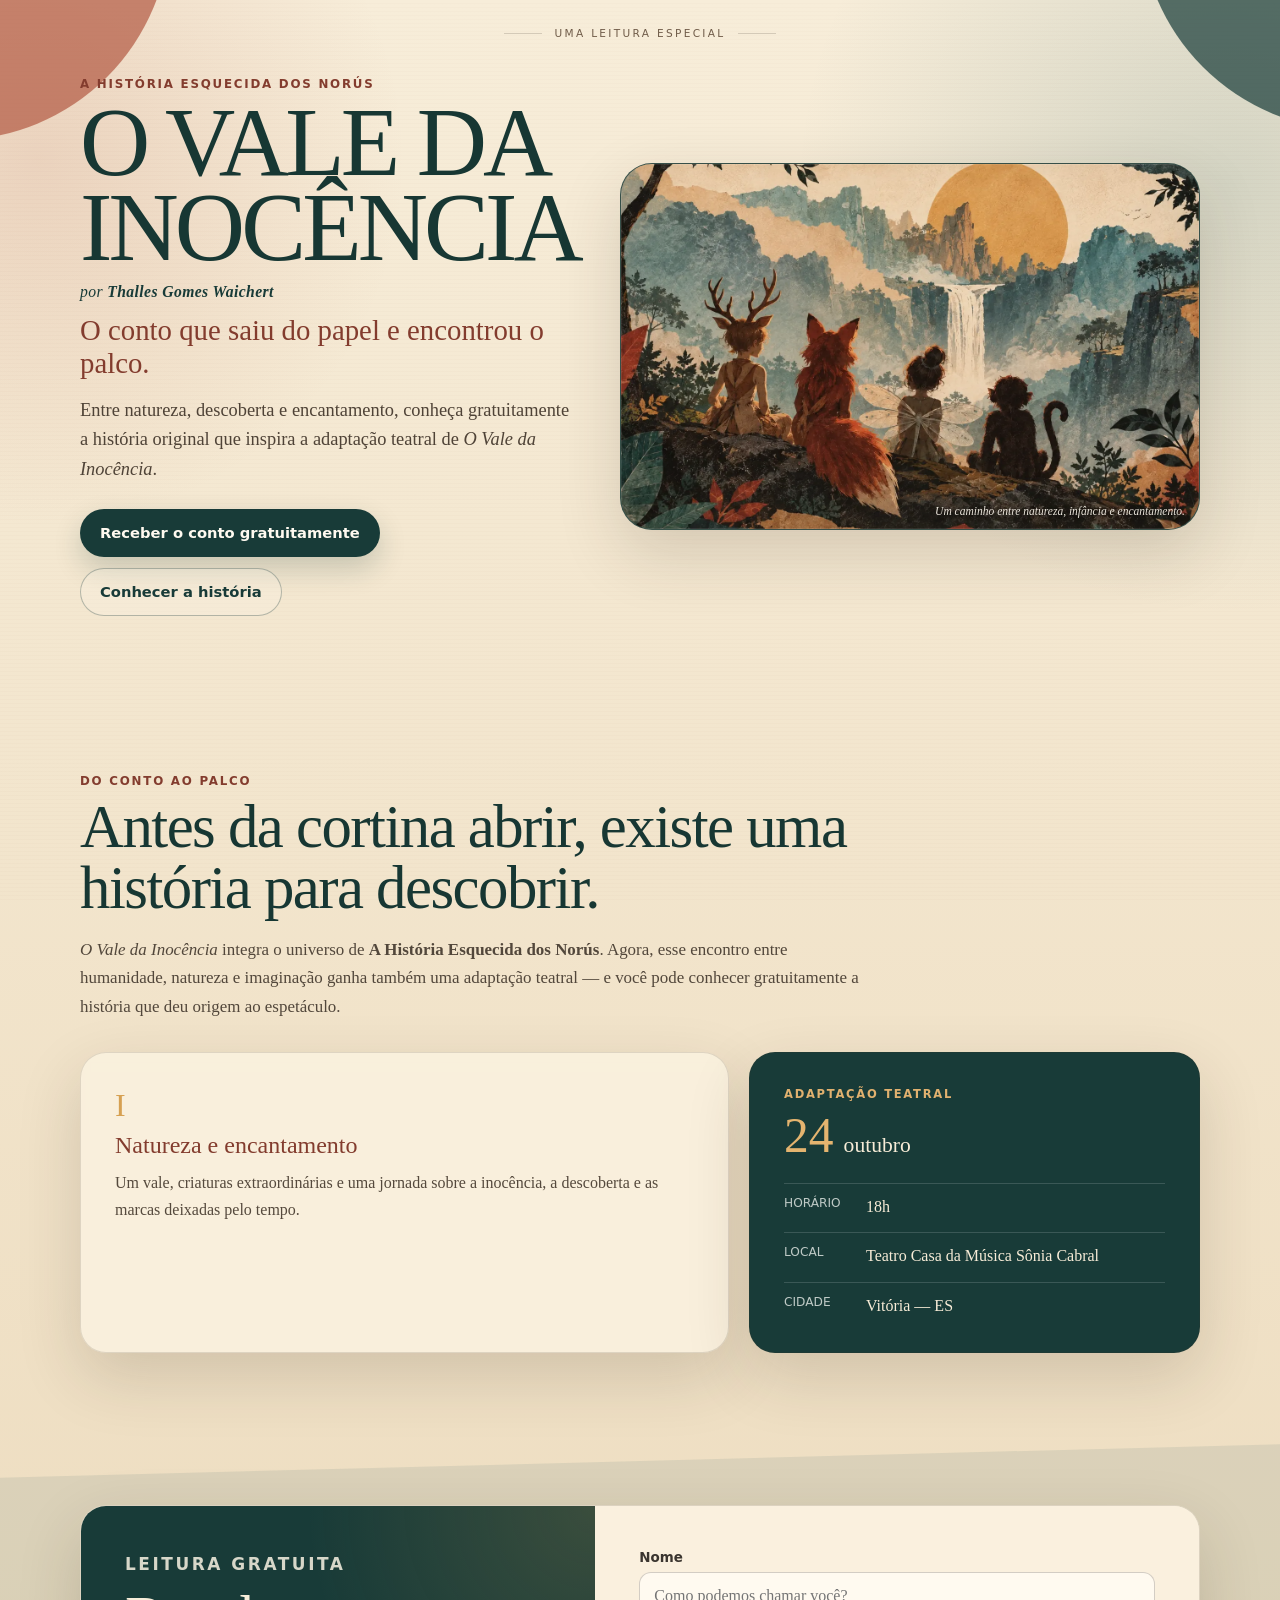
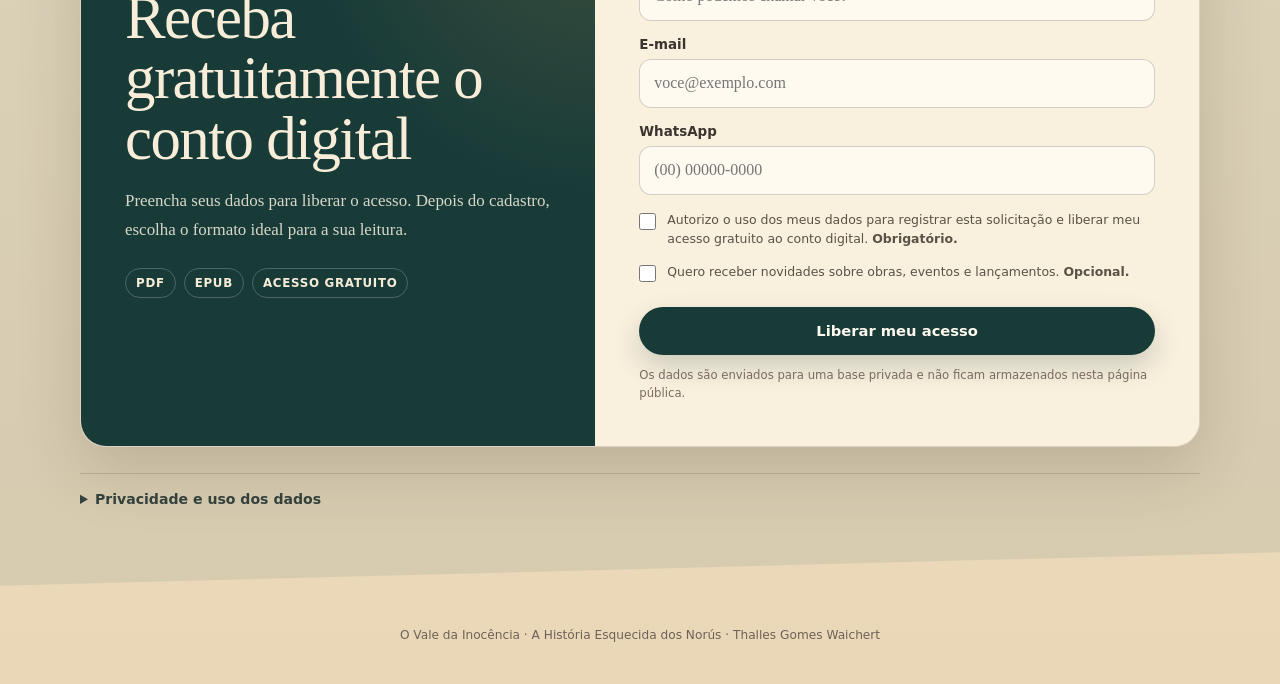
<file: vale-da-inocencia/index.html>
<!doctype html>
<html lang="pt-BR">
<head>
  <meta charset="utf-8">
  <meta name="viewport" content="width=device-width, initial-scale=1, viewport-fit=cover">
  <meta name="theme-color" content="#183b38">
  <meta name="author" content="Thalles Gomes Waichert">
  <meta name="description" content="Leia gratuitamente O Vale da Inocência — A História Esquecida dos Norús, o conto que inspira a adaptação teatral.">
  <meta property="og:title" content="O Vale da Inocência — leitura gratuita">
  <meta property="og:description" content="O conto que saiu do papel e encontrou o palco.">
  <meta property="og:image" content="assets/hero-vale-da-inocencia-cartaz.jpg">
  <meta property="og:type" content="website">
  <title>O Vale da Inocência — leitura gratuita</title>
  <link rel="preload" as="image" href="assets/hero-vale-da-inocencia-cartaz.webp" type="image/webp" fetchpriority="high">
  <link rel="stylesheet" href="styles.css?v=2">
</head>
<body>
  <a class="skip-link" href="#conteudo">Ir para o conteúdo</a>

  <header class="hero">
    <div class="page-shell hero-shell">
      <p class="overline overline-center"><span>uma leitura especial</span></p>
      <div class="hero-layout">
        <div class="hero-copy">
          <p class="kicker">A História Esquecida dos Norús</p>
          <h1><span>O Vale da</span> <strong>Inocência</strong></h1>
          <p class="hero-author">por <strong>Thalles Gomes Waichert</strong></p>
          <p class="hero-tagline">O conto que saiu do papel e encontrou o palco.</p>
          <p class="hero-lead">Entre natureza, descoberta e encantamento, conheça gratuitamente a história original que inspira a adaptação teatral de <em>O Vale da Inocência</em>.</p>
          <div class="hero-actions">
            <a class="button button-primary" href="#receber">Receber o conto gratuitamente</a>
            <a class="button button-ghost" href="#historia">Conhecer a história</a>
          </div>
        </div>
        <figure class="hero-art">
          <picture>
            <source srcset="assets/hero-vale-da-inocencia-cartaz.webp" type="image/webp">
            <img src="assets/hero-vale-da-inocencia-cartaz.jpg" width="1536" height="864" alt="Quatro personagens ilustrados contemplam o Vale da Inocência" loading="eager" fetchpriority="high" decoding="async">
          </picture>
          <figcaption>Um caminho entre natureza, infância e encantamento.</figcaption>
        </figure>
      </div>
    </div>
  </header>

  <main id="conteudo">
    <section class="story-section" id="historia">
      <div class="page-shell">
        <div class="section-intro">
          <p class="kicker">Do conto ao palco</p>
          <h2>Antes da cortina abrir, existe uma história para descobrir.</h2>
          <p><em>O Vale da Inocência</em> integra o universo de <strong>A História Esquecida dos Norús</strong>. Agora, esse encontro entre humanidade, natureza e imaginação ganha também uma adaptação teatral — e você pode conhecer gratuitamente a história que deu origem ao espetáculo.</p>
        </div>
        <div class="context-grid">
          <article class="paper-card story-card">
            <span class="card-number" aria-hidden="true">I</span>
            <h3>Natureza e encantamento</h3>
            <p>Um vale, criaturas extraordinárias e uma jornada sobre a inocência, a descoberta e as marcas deixadas pelo tempo.</p>
          </article>
          <aside class="paper-card event-card" aria-label="Informações da apresentação teatral">
            <p class="event-label">Adaptação teatral</p>
            <p class="event-date"><strong>24</strong> outubro</p>
            <dl>
              <div><dt>Horário</dt><dd>18h</dd></div>
              <div><dt>Local</dt><dd>Teatro Casa da Música Sônia Cabral</dd></div>
              <div><dt>Cidade</dt><dd>Vitória — ES</dd></div>
            </dl>
          </aside>
        </div>
      </div>
    </section>

    <section class="capture-section" id="receber">
      <div class="page-shell">
        <div class="capture-frame" id="captureFrame">
          <div class="capture-copy">
            <p class="kicker kicker-gold">Leitura gratuita</p>
            <h2>Receba gratuitamente o conto digital</h2>
            <p>Preencha seus dados para liberar o acesso. Depois do cadastro, escolha o formato ideal para a sua leitura.</p>
            <ul class="format-list" aria-label="Formatos disponíveis">
              <li>PDF</li>
              <li>ePub</li>
              <li>Acesso gratuito</li>
            </ul>
          </div>
          <form id="leadForm" novalidate>
            <div class="field honeypot" aria-hidden="true">
              <label for="website">Não preencha este campo</label>
              <input id="website" name="website" type="text" tabindex="-1" autocomplete="off">
            </div>
            <div class="field">
              <label for="nome">Nome</label>
              <input id="nome" name="nome" type="text" autocomplete="name" required minlength="2" maxlength="100" placeholder="Como podemos chamar você?">
            </div>
            <div class="field">
              <label for="email">E-mail</label>
              <input id="email" name="email" type="email" inputmode="email" autocomplete="email" required maxlength="160" placeholder="voce@exemplo.com">
            </div>
            <div class="field">
              <label for="whatsapp">WhatsApp</label>
              <input id="whatsapp" name="whatsapp" type="tel" inputmode="tel" autocomplete="tel" required maxlength="16" pattern="\(?\d{2}\)?\s?\d{4,5}-?\d{4}" placeholder="(00) 00000-0000">
            </div>
            <label class="consent-row">
              <input id="consentimento" name="consentimento" type="checkbox" required>
              <span>Autorizo o uso dos meus dados para registrar esta solicitação e liberar meu acesso gratuito ao conto digital. <strong>Obrigatório.</strong></span>
            </label>
            <label class="consent-row">
              <input id="marketing" name="marketing" type="checkbox">
              <span>Quero receber novidades sobre obras, eventos e lançamentos. <strong>Opcional.</strong></span>
            </label>
            <button class="button button-primary submit-button" type="submit">Liberar meu acesso</button>
            <p class="form-status" id="formStatus" role="status" aria-live="polite"></p>
            <p class="form-note">Os dados são enviados para uma base privada e não ficam armazenados nesta página pública.</p>
          </form>
        </div>

        <div class="unlock-panel" id="unlockPanel" aria-live="polite" hidden>
          <p class="kicker">Acesso liberado</p>
          <h2>Boa leitura.</h2>
          <p>Escolha o formato que preferir para entrar no universo de <em>O Vale da Inocência</em>.</p>
          <div class="download-actions">
            <a id="pdfButton" class="button button-primary" href="#" target="_blank" rel="noopener">Abrir PDF</a>
            <a id="epubButton" class="button button-ghost" href="#" download>Baixar ePub</a>
          </div>
          <p class="download-note" id="downloadNote" hidden>Os arquivos digitais ainda precisam ser conectados pelos responsáveis pela ação.</p>
        </div>

        <details class="privacy-note" id="privacidade">
          <summary>Privacidade e uso dos dados</summary>
          <p>Nome, e-mail e WhatsApp são usados para registrar a solicitação e liberar o conteúdo. A autorização para receber novidades é separada, opcional e pode ser recusada sem impedir o acesso ao conto. A origem da visita e os parâmetros de campanha também podem ser registrados para medir esta ação.</p>
        </details>
      </div>
    </section>
  </main>

  <footer><div class="page-shell">O Vale da Inocência · A História Esquecida dos Norús · Thalles Gomes Waichert</div></footer>
  <script src="app.js?v=7" defer></script>
</body>
</html>
</file>
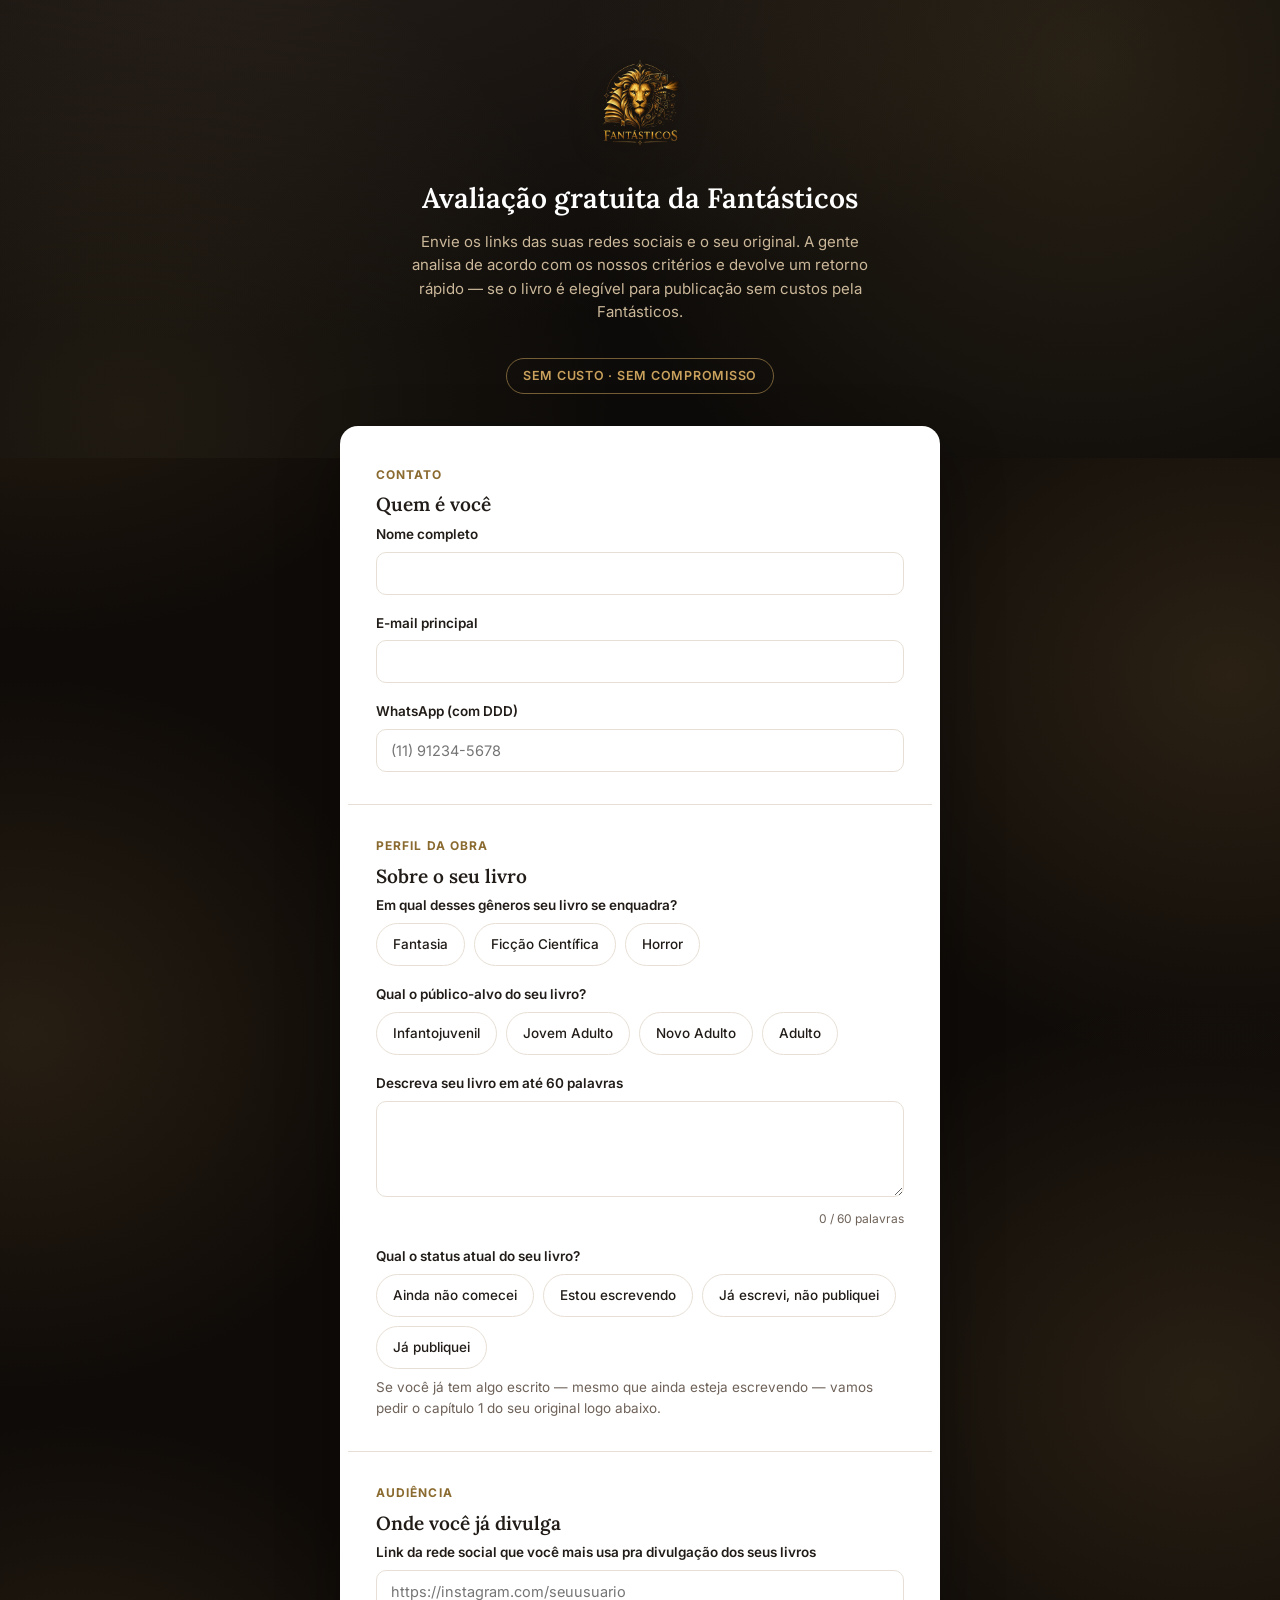
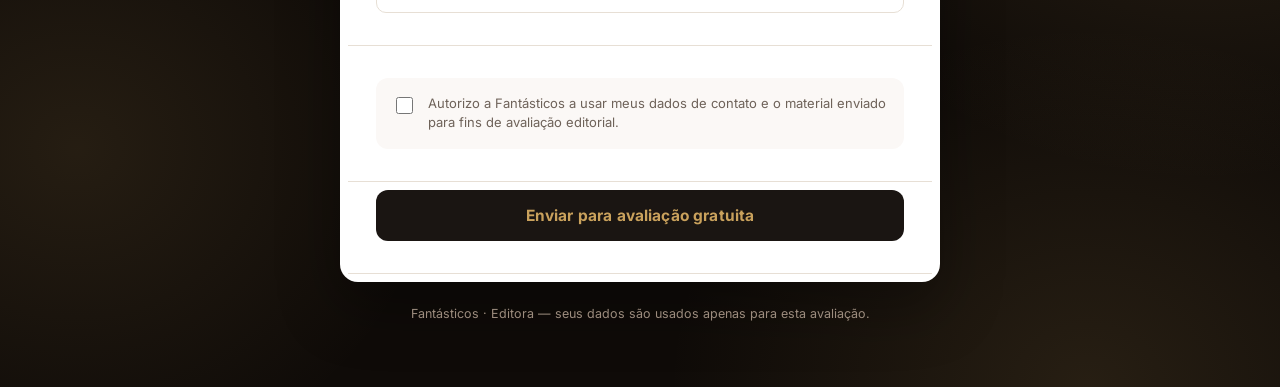
<file: formulario-fantasticos.html>
<!DOCTYPE html>
<html lang="pt-BR">
<head>
<meta charset="UTF-8">
<meta name="viewport" content="width=device-width, initial-scale=1.0">
<title>Fantásticos — Avaliação Gratuita</title>
<link rel="preconnect" href="https://fonts.googleapis.com">
<link rel="preconnect" href="https://fonts.gstatic.com" crossorigin>
<link href="https://fonts.googleapis.com/css2?family=Lora:ital,wght@0,500;0,600;0,700;1,500&family=Inter:wght@400;500;600;700&display=swap" rel="stylesheet">
<style>
  :root{
    --black:#1A1512;
    --black-deep:#0D0B09;
    --gold:#C9A15C;
    --gold-deep:#8A6A2F;
    --cream:#FBF8F6;
    --ink:#211C18;
    --muted:#6E6259;
    --line:#E7DFD5;
  }
  html{overflow-x:hidden;}
  *{box-sizing:border-box;}
  html,body{margin:0;padding:0;}
  body{
    background:
      radial-gradient(900px 700px at 88% 2%, rgba(201,161,92,0.20), transparent 60%),
      radial-gradient(700px 600px at 4% 14%, rgba(201,161,92,0.13), transparent 60%),
      radial-gradient(750px 650px at 96% 34%, rgba(201,161,92,0.15), transparent 60%),
      radial-gradient(650px 600px at 2% 52%, rgba(201,161,92,0.13), transparent 60%),
      radial-gradient(750px 650px at 94% 70%, rgba(201,161,92,0.14), transparent 60%),
      radial-gradient(600px 550px at 6% 88%, rgba(201,161,92,0.12), transparent 60%),
      radial-gradient(700px 600px at 85% 100%, rgba(201,161,92,0.13), transparent 60%),
      #0F0B08;
    background-repeat:no-repeat;
    color:var(--ink);
    font-family:'Inter',sans-serif;
    line-height:1.55;
    -webkit-font-smoothing:antialiased;
    position:relative;
    overflow-x:hidden;
    width:100%;
  }
  h1,h2,h3{
    font-family:'Lora',serif;
    color:var(--ink);
    margin:0;
  }
  .hero{
    background:radial-gradient(120% 140% at 20% -10%, #241d18 0%, var(--black-deep) 60%);
    padding:56px 24px 64px;
    text-align:center;
    position:relative;
    overflow:hidden;
  }
  .hero::before{
    content:"";
    position:absolute; inset:0;
    background:
      radial-gradient(circle at 85% 15%, rgba(201,161,92,0.14), transparent 45%),
      radial-gradient(circle at 10% 90%, rgba(201,161,92,0.10), transparent 40%);
    pointer-events:none;
  }
  .hero img{
    width:96px; height:96px; object-fit:contain;
    position:relative; z-index:1;
    filter:drop-shadow(0 6px 18px rgba(0,0,0,0.45));
  }
  .hero h1{
    color:#fff; font-size:28px; font-weight:600;
    margin-top:18px; position:relative; z-index:1;
  }
  .hero p{
    color:#CBB89A; font-size:15px; margin-top:10px;
    max-width:460px; margin-left:auto; margin-right:auto;
    position:relative; z-index:1;
  }
  .hero .badge{
    display:inline-block; margin-top:20px; position:relative; z-index:1;
    border:1px solid rgba(201,161,92,0.55);
    color:var(--gold); font-size:12.5px; letter-spacing:0.06em;
    text-transform:uppercase; padding:7px 16px; border-radius:999px;
    font-weight:600;
  }

  .wrap{max-width:640px; margin:-32px auto 0; padding:0 20px; position:relative; z-index:1;}
  form{
    background:#fff; border-radius:18px;
    box-shadow:0 24px 60px rgba(0,0,0,0.35);
    padding:8px;
  }
  .section{padding:32px 28px; border-bottom:1px solid var(--line);}
  .section:last-of-type{border-bottom:none;}
  .eyebrow{
    font-size:12px; font-weight:700; letter-spacing:0.09em;
    text-transform:uppercase; color:var(--gold-deep); margin-bottom:6px;
  }
  .section h2{font-size:19px; font-weight:600; margin-bottom:4px;}
  .section .hint{color:var(--muted); font-size:13.5px; margin-bottom:18px;}

  .field{margin-bottom:18px;}
  .field:last-child{margin-bottom:0;}
  label.field-label{
    display:block; font-size:13.5px; font-weight:600;
    color:var(--ink); margin-bottom:7px;
  }
  input[type=text], input[type=email], input[type=tel], input[type=url], textarea{
    width:100%; border:1.5px solid var(--line); border-radius:10px;
    padding:12px 14px; font-family:'Inter',sans-serif; font-size:14.5px;
    color:var(--ink); background:#fff; transition:border-color .15s, box-shadow .15s;
  }
  input:focus, textarea:focus{
    outline:none; border-color:var(--gold);
    box-shadow:0 0 0 3px rgba(201,161,92,0.18);
  }
  textarea{resize:vertical; min-height:96px;}

  .word-count{font-size:12px; color:var(--muted); margin-top:6px; text-align:right;}
  .word-count.over{color:#B3432E; font-weight:600;}

  .chip-group{display:flex; flex-wrap:wrap; gap:9px;}
  .chip{
    position:relative;
  }
  .chip input{position:absolute; opacity:0; width:0; height:0;}
  .chip label{
    display:block; cursor:pointer; user-select:none;
    padding:10px 16px; border-radius:999px;
    border:1.5px solid var(--line); font-size:13.5px; font-weight:500;
    color:var(--ink); background:#fff; transition:all .15s;
  }
  .chip input:checked + label{
    background:var(--black); border-color:var(--black); color:var(--gold);
  }
  .chip label:hover{border-color:var(--gold-deep);}

  #upload-section{display:none;}
  input[type=file]{
    width:100%; border:1.5px dashed var(--line); border-radius:10px;
    padding:16px 14px; font-family:'Inter',sans-serif; font-size:13.5px;
    color:var(--muted); background:#FBF8F6;
  }

  .consent{
    display:flex; gap:12px; align-items:flex-start;
    background:var(--cream); border-radius:12px; padding:16px;
  }
  .consent input{margin-top:3px; width:17px; height:17px; accent-color:var(--gold-deep); flex-shrink:0;}
  .consent label{font-size:13px; color:var(--muted); line-height:1.5;}

  button[type=submit]{
    width:100%; background:var(--black); color:var(--gold);
    border:none; border-radius:12px; padding:16px; font-size:15.5px;
    font-weight:700; font-family:'Inter',sans-serif; cursor:pointer;
    transition:background .15s, transform .1s; letter-spacing:0.01em;
  }
  button[type=submit]:hover{background:#2b241e;}
  button[type=submit]:active{transform:scale(0.99);}
  button[type=submit]:disabled{opacity:0.6; cursor:not-allowed;}

  .footer-note{
    text-align:center; color:#9C8C7E; font-size:12.5px;
    margin-top:22px; padding:0 20px 64px; position:relative; z-index:1;
  }

  #status-msg{
    display:none; text-align:center; padding:48px 28px;
  }
  #status-msg.show{display:block;}
  #status-msg img{width:56px; height:56px; object-fit:contain; margin-bottom:18px;}
  #status-msg h2{font-size:21px; margin-bottom:10px;}
  #status-msg p{color:var(--muted); font-size:14.5px; max-width:400px; margin:0 auto;}
  #error-msg{
    display:none; background:#FBEAE6; border:1px solid #E3B7AA; color:#8C3A22;
    border-radius:10px; padding:12px 14px; font-size:13.5px; margin:0 28px 20px;
  }
  #error-msg.show{display:block;}

  @media (max-width:480px){
    .hero{padding:44px 18px 56px;}
    .section{padding:26px 20px;}
  }
</style>
</head>
<body>

  <div class="hero">
    <img src="[data-uri]" alt="Fantásticos">
    <h1>Avaliação gratuita da Fantásticos</h1>
    <p>Envie os links das suas redes sociais e o seu original. A gente analisa de acordo com os nossos critérios e devolve um retorno rápido — se o livro é elegível para publicação sem custos pela Fantásticos.</p>
    <span class="badge">Sem custo · Sem compromisso</span>
  </div>

  <div class="wrap">
    <form id="lead-form">

      <div id="error-msg"></div>

      <div class="section">
        <div class="eyebrow">Contato</div>
        <h2>Quem é você</h2>
        <div class="field">
          <label class="field-label" for="nome">Nome completo</label>
          <input type="text" id="nome" name="nome" required>
        </div>
        <div class="field">
          <label class="field-label" for="email">E-mail principal</label>
          <input type="email" id="email" name="email" required>
        </div>
        <div class="field">
          <label class="field-label" for="whatsapp">WhatsApp (com DDD)</label>
          <input type="tel" id="whatsapp" name="whatsapp" placeholder="(11) 91234-5678" required>
        </div>
      </div>

      <div class="section">
        <div class="eyebrow">Perfil da obra</div>
        <h2>Sobre o seu livro</h2>
        <div class="field">
          <label class="field-label">Em qual desses gêneros seu livro se enquadra?</label>
          <div class="chip-group" data-required="true" id="genero-group">
            <div class="chip"><input type="radio" name="genero" id="g1" value="Fantasia" required><label for="g1">Fantasia</label></div>
            <div class="chip"><input type="radio" name="genero" id="g2" value="Ficção Científica"><label for="g2">Ficção Científica</label></div>
            <div class="chip"><input type="radio" name="genero" id="g3" value="Horror"><label for="g3">Horror</label></div>
          </div>
        </div>
        <div class="field">
          <label class="field-label">Qual o público-alvo do seu livro?</label>
          <div class="chip-group" id="publico-group">
            <div class="chip"><input type="radio" name="publico" id="p1" value="Infantojuvenil" required><label for="p1">Infantojuvenil</label></div>
            <div class="chip"><input type="radio" name="publico" id="p2" value="Jovem Adulto"><label for="p2">Jovem Adulto</label></div>
            <div class="chip"><input type="radio" name="publico" id="p3" value="Novo Adulto"><label for="p3">Novo Adulto</label></div>
            <div class="chip"><input type="radio" name="publico" id="p4" value="Adulto"><label for="p4">Adulto</label></div>
          </div>
        </div>
        <div class="field">
          <label class="field-label" for="descricao">Descreva seu livro em até 60 palavras</label>
          <textarea id="descricao" name="descricao" required oninput="updateWordCount()"></textarea>
          <div class="word-count" id="word-count">0 / 60 palavras</div>
        </div>
        <div class="field">
          <label class="field-label">Qual o status atual do seu livro?</label>
          <div class="chip-group" id="status-group">
            <div class="chip"><input type="radio" name="status" id="s1" value="Ainda não comecei a escrever" required><label for="s1">Ainda não comecei</label></div>
            <div class="chip"><input type="radio" name="status" id="s2" value="Estou escrevendo"><label for="s2">Estou escrevendo</label></div>
            <div class="chip"><input type="radio" name="status" id="s3" value="Já escrevi, mas não publiquei"><label for="s3">Já escrevi, não publiquei</label></div>
            <div class="chip"><input type="radio" name="status" id="s4" value="Já publiquei"><label for="s4">Já publiquei</label></div>
          </div>
          <div class="hint" style="margin-top:8px; margin-bottom:0;" id="status-hint">Se você já tem algo escrito — mesmo que ainda esteja escrevendo — vamos pedir o capítulo 1 do seu original logo abaixo.</div>
        </div>
      </div>

      <div class="section">
        <div class="eyebrow">Audiência</div>
        <h2>Onde você já divulga</h2>
        <div class="field">
          <label class="field-label" for="rede">Link da rede social que você mais usa pra divulgação dos seus livros</label>
          <input type="url" id="rede" name="rede" placeholder="https://instagram.com/seuusuario" required>
        </div>
      </div>

      <div class="section" id="upload-section">
        <div class="eyebrow">Envio</div>
        <h2>Seu original</h2>
        <div class="hint">Como seu livro já está escrito, envie o capítulo 1 pra gente começar a leitura.</div>
        <div class="field">
          <label class="field-label" for="arquivo">Capítulo 1 (PDF, Word ou imagem — até 15MB)</label>
          <input type="file" id="arquivo" name="arquivo" accept=".pdf,.doc,.docx,.txt">
        </div>
      </div>

      <div class="section">
        <div class="consent">
          <input type="checkbox" id="consentimento" name="consentimento" required>
          <label for="consentimento">Autorizo a Fantásticos a usar meus dados de contato e o material enviado para fins de avaliação editorial.</label>
        </div>
      </div>

      <div class="section" style="border-top:none; padding-top:8px;">
        <button type="submit" id="submit-btn">Enviar para avaliação gratuita</button>
      </div>

      <div id="status-msg">
        <img src="[data-uri]" alt="Fantásticos">
        <h2>Recebemos o seu material!</h2>
        <p>Nossa equipe vai analisar de acordo com os nossos critérios. Em breve você recebe um retorno pelo e-mail ou WhatsApp que você indicou.</p>
      </div>

    </form>
    <div class="footer-note">Fantásticos · Editora — seus dados são usados apenas para esta avaliação.</div>
  </div>

<script>
  const SCRIPT_URL = "https://script.google.com/macros/s/AKfycbwTms2vCX4GWKwCJB9LoZdD3UEU2DU65n_NMJ2J_zVsAz1yjqPUl4r5m6f9zKIe3ZEn/exec";

  const statusRadios = document.querySelectorAll('input[name="status"]');
  const uploadSection = document.getElementById('upload-section');
  statusRadios.forEach(r => r.addEventListener('change', () => {
    const show = (r.checked && (r.value === 'Já escrevi, mas não publiquei' || r.value === 'Já publiquei'));
    if (r.checked) {
      uploadSection.style.display = (r.value === 'Estou escrevendo' || r.value === 'Já escrevi, mas não publiquei' || r.value === 'Já publiquei') ? 'block' : 'none';
    }
  }));

  function updateWordCount(){
    const ta = document.getElementById('descricao');
    const words = ta.value.trim().length ? ta.value.trim().split(/\s+/) : [];
    const el = document.getElementById('word-count');
    el.textContent = words.length + ' / 60 palavras';
    el.classList.toggle('over', words.length > 60);
  }

  function fileToBase64(file){
    return new Promise((resolve, reject) => {
      const reader = new FileReader();
      reader.onload = () => resolve(reader.result.split(',')[1]);
      reader.onerror = reject;
      reader.readAsDataURL(file);
    });
  }

  document.getElementById('lead-form').addEventListener('submit', async function(e){
    e.preventDefault();
    const btn = document.getElementById('submit-btn');
    const errorBox = document.getElementById('error-msg');
    errorBox.classList.remove('show');

    if (SCRIPT_URL.indexOf('COLE_AQUI') !== -1) {
      errorBox.textContent = 'O formulário ainda não foi conectado ao Google Apps Script. Cole a URL do seu Web App na constante SCRIPT_URL do arquivo HTML.';
      errorBox.classList.add('show');
      return;
    }

    btn.disabled = true;
    btn.textContent = 'Enviando...';

    try{
      const data = {
        nome: document.getElementById('nome').value,
        email: document.getElementById('email').value,
        whatsapp: document.getElementById('whatsapp').value,
        genero: (document.querySelector('input[name="genero"]:checked')||{}).value || '',
        publico: (document.querySelector('input[name="publico"]:checked')||{}).value || '',
        descricao: document.getElementById('descricao').value,
        status: (document.querySelector('input[name="status"]:checked')||{}).value || '',
        rede: document.getElementById('rede').value,
        consentimento: document.getElementById('consentimento').checked,
        arquivoNome: '', arquivoTipo: '', arquivoBase64: ''
      };

      const fileInput = document.getElementById('arquivo');
      if (fileInput.files && fileInput.files[0]) {
        const file = fileInput.files[0];
        if (file.size > 15 * 1024 * 1024) {
          throw new Error('O arquivo passou de 15MB. Tente compactar ou enviar só o capítulo 1.');
        }
        data.arquivoNome = file.name;
        data.arquivoTipo = file.type;
        data.arquivoBase64 = await fileToBase64(file);
      }

      const resp = await fetch(SCRIPT_URL, {
        method: 'POST',
        body: JSON.stringify(data)
      });
      const result = await resp.json();

      if (!result.ok) throw new Error(result.error || 'Erro ao enviar. Tente novamente.');

      document.getElementById('lead-form').querySelectorAll('.section').forEach(s => s.style.display = 'none');
      document.getElementById('status-msg').classList.add('show');

    } catch(err){
      errorBox.textContent = 'Não deu pra enviar: ' + err.message + ' — tenta de novo em alguns segundos.';
      errorBox.classList.add('show');
      btn.disabled = false;
      btn.textContent = 'Enviar para avaliação gratuita';
    }
  });
</script>

</body>
</html>
</file>
<file: vale-da-inocencia/styles.css>
:root {
  --paper: #ead7b7;
  --paper-light: #f7edd9;
  --paper-card: rgba(250, 241, 222, 0.9);
  --ink: #173733;
  --wine: #833c2e;
  --rust: #b35942;
  --gold: #d6a052;
  --teal: #4b7776;
  --deep: #183b38;
  --muted: #705c49;
  --line: rgba(58, 47, 36, 0.18);
  --shadow: 0 24px 64px rgba(47, 35, 23, 0.16);
  --serif: Georgia, "Times New Roman", serif;
  --sans: system-ui, -apple-system, BlinkMacSystemFont, "Segoe UI", sans-serif;
}

* { box-sizing: border-box; }
html { scroll-behavior: smooth; }

body {
  min-width: 320px;
  margin: 0;
  color: var(--deep);
  background:
    radial-gradient(circle at 3% 7%, rgba(179, 89, 66, 0.17), transparent 23rem),
    radial-gradient(circle at 96% 8%, rgba(75, 119, 118, 0.2), transparent 27rem),
    linear-gradient(180deg, var(--paper-light), var(--paper));
  font-family: var(--serif);
  text-rendering: optimizeLegibility;
}

body::before {
  position: fixed;
  z-index: -1;
  inset: 0;
  content: "";
  pointer-events: none;
  opacity: 0.28;
  background-image:
    repeating-linear-gradient(0deg, rgba(86, 59, 31, 0.045) 0 1px, transparent 1px 4px),
    repeating-linear-gradient(90deg, rgba(255, 255, 255, 0.09) 0 1px, transparent 1px 5px);
  mix-blend-mode: multiply;
}

a { color: inherit; }
button, input { font: inherit; }

.skip-link {
  position: fixed;
  z-index: 20;
  top: 8px;
  left: 8px;
  padding: 10px 14px;
  border-radius: 8px;
  color: #fff;
  background: var(--deep);
  font-family: var(--sans);
  transform: translateY(-140%);
}
.skip-link:focus { transform: translateY(0); }

.page-shell { width: min(1120px, calc(100% - 32px)); margin-inline: auto; }

.hero { position: relative; overflow: hidden; padding: 18px 0 64px; }
.hero::before, .hero::after {
  position: absolute;
  z-index: -1;
  width: 430px;
  height: 430px;
  border-radius: 50%;
  content: "";
  opacity: 0.7;
}
.hero::before { top: -290px; left: -260px; background: var(--rust); }
.hero::after { top: -300px; right: -290px; background: var(--deep); }

.overline {
  display: flex;
  align-items: center;
  gap: 12px;
  margin: 5px 0 26px;
  color: var(--muted);
  font-family: var(--sans);
  font-size: 0.66rem;
  letter-spacing: 0.22em;
  text-transform: uppercase;
}
.overline::before, .overline::after { width: 38px; height: 1px; content: ""; background: var(--line); }
.overline-center { justify-content: center; }

.hero-layout { display: grid; grid-template-columns: minmax(0, 1fr); gap: 30px; }
.hero-copy { min-width: 0; }

.kicker {
  margin: 0;
  color: var(--wine);
  font-family: var(--sans);
  font-size: 0.74rem;
  font-weight: 800;
  letter-spacing: 0.15em;
  text-transform: uppercase;
}

h1 {
  max-width: 100%;
  margin: 0.55rem 0 0.75rem;
  color: var(--ink);
  font-size: clamp(2.9rem, 14vw, 4.25rem);
  font-weight: 400;
  letter-spacing: -0.045em;
  line-height: 0.88;
  text-transform: uppercase;
}
h1 span, h1 strong { display: block; }
h1 strong { font-weight: 400; }

.hero-author {
  margin: 0 0 13px;
  color: var(--deep);
  font-size: 0.98rem;
  font-style: italic;
  letter-spacing: 0.025em;
}
.hero-author strong { font-weight: 700; }

.hero-tagline {
  margin: 0 0 16px;
  color: var(--wine);
  font-size: clamp(1.35rem, 6.2vw, 1.75rem);
  line-height: 1.14;
}
.hero-lead { max-width: 650px; margin: 0; color: #4f4337; font-size: 1.04rem; line-height: 1.62; }

.hero-actions, .download-actions { display: grid; grid-template-columns: 1fr; gap: 11px; margin-top: 24px; }

.button {
  display: inline-flex;
  min-height: 48px;
  align-items: center;
  justify-content: center;
  padding: 13px 19px;
  border: 1px solid transparent;
  border-radius: 999px;
  cursor: pointer;
  font-family: var(--sans);
  font-size: 0.92rem;
  font-weight: 800;
  line-height: 1.2;
  text-align: center;
  text-decoration: none;
  transition: transform 160ms ease, box-shadow 160ms ease, background 160ms ease;
}
.button:hover { transform: translateY(-2px); }
.button:focus-visible { outline: 3px solid rgba(214, 160, 82, 0.75); outline-offset: 3px; }
.button:disabled { cursor: wait; opacity: 0.7; transform: none; }
.button[aria-disabled="true"] { cursor: not-allowed; opacity: 0.52; pointer-events: none; }
.button-primary { color: #fffaf0; background: var(--deep); box-shadow: 0 12px 28px rgba(24, 59, 56, 0.2); }
.button-ghost { border-color: rgba(24, 59, 56, 0.3); color: var(--deep); background: rgba(255, 250, 240, 0.2); }

.hero-art {
  position: relative;
  order: -1;
  min-width: 0;
  margin: 0;
  overflow: hidden;
  border: 1px solid rgba(67, 51, 36, 0.17);
  border-radius: 24px;
  background: #355650;
  box-shadow: var(--shadow);
}
.hero-art picture, .hero-art img { display: block; width: 100%; height: auto; }
.hero-art img { aspect-ratio: 16 / 9; object-fit: cover; object-position: center center; }
.hero-art::after {
  position: absolute;
  inset: 0;
  content: "";
  pointer-events: none;
  box-shadow: inset 0 0 0 1px rgba(255, 255, 255, 0.09), inset 0 -40px 70px rgba(26, 34, 29, 0.15);
}
.hero-art figcaption {
  position: absolute;
  z-index: 1;
  right: 14px;
  bottom: 12px;
  left: 14px;
  color: rgba(255, 250, 240, 0.9);
  font-size: 0.72rem;
  font-style: italic;
  text-align: right;
  text-shadow: 0 1px 5px rgba(0, 0, 0, 0.7);
}

section { padding: 58px 0; }
.section-intro { max-width: 780px; }
.section-intro h2, .capture-copy h2, .unlock-panel h2 {
  margin: 9px 0 16px;
  color: var(--ink);
  font-size: clamp(2.2rem, 9vw, 3.8rem);
  font-weight: 400;
  letter-spacing: -0.025em;
  line-height: 1;
}
.section-intro > p:last-child, .capture-copy > p, .unlock-panel > p { color: #52473b; font-size: 1.06rem; line-height: 1.7; }

.context-grid { display: grid; grid-template-columns: 1fr; gap: 20px; margin-top: 30px; }
.paper-card, .capture-frame, .unlock-panel {
  border: 1px solid rgba(67, 51, 36, 0.14);
  border-radius: 26px;
  background: var(--paper-card);
  box-shadow: var(--shadow);
  backdrop-filter: blur(4px);
}
.story-card, .event-card { padding: 28px; }
.card-number { color: var(--gold); font-size: 2rem; }
.story-card h3 { margin: 8px 0 10px; color: var(--wine); font-size: 1.5rem; font-weight: 500; }
.story-card p { margin: 0; color: #55493d; font-size: 1rem; line-height: 1.7; }

.event-card { color: #f7ecd7; background: var(--deep); }
.event-label {
  margin: 0 0 10px;
  color: #e1b16f;
  font-family: var(--sans);
  font-size: 0.72rem;
  font-weight: 800;
  letter-spacing: 0.15em;
  text-transform: uppercase;
}
.event-date { display: flex; align-items: baseline; gap: 10px; margin: 0 0 22px; font-size: 1.35rem; }
.event-date strong { color: #e4b46f; font-size: 3.1rem; font-weight: 400; line-height: 1; }
.event-card dl { display: grid; gap: 14px; margin: 0; }
.event-card dl div { display: grid; grid-template-columns: 70px 1fr; gap: 12px; padding-top: 12px; border-top: 1px solid rgba(255,255,255,0.15); }
.event-card dt { color: #bfcac6; font-family: var(--sans); font-size: 0.76rem; text-transform: uppercase; }
.event-card dd { margin: 0; line-height: 1.42; }

.capture-section { position: relative; }
.capture-section::before {
  position: absolute;
  z-index: -1;
  inset: 32px 0;
  content: "";
  background: rgba(75, 119, 118, 0.12);
  transform: skewY(-1.5deg);
}
.capture-frame { overflow: hidden; }
.capture-copy {
  padding: 30px 26px;
  color: #f6ecd8;
  background: radial-gradient(circle at 100% 0, rgba(214, 160, 82, 0.18), transparent 18rem), var(--deep);
}
.capture-copy h2 { color: #f7edd9; }
.capture-copy > p { color: #d7d7c9; }
.kicker-gold { color: #e1b16f; }

.format-list { display: flex; flex-wrap: wrap; gap: 8px; margin: 23px 0 0; padding: 0; list-style: none; }
.format-list li {
  padding: 7px 10px;
  border: 1px solid rgba(255, 255, 255, 0.22);
  border-radius: 999px;
  font-family: var(--sans);
  font-size: 0.74rem;
  font-weight: 800;
  letter-spacing: 0.06em;
  text-transform: uppercase;
}

form { padding: 28px 24px; background: rgba(250, 241, 222, 0.96); }
.field { margin-bottom: 16px; }
.honeypot { position: absolute; left: -9999px; opacity: 0; pointer-events: none; }
label { display: block; margin-bottom: 7px; color: #3a352f; font-family: var(--sans); font-size: 0.84rem; font-weight: 760; }
input[type="text"], input[type="email"], input[type="tel"] {
  width: 100%;
  min-height: 49px;
  padding: 13px 14px;
  border: 1px solid rgba(55, 48, 40, 0.22);
  border-radius: 12px;
  outline: none;
  color: #292c28;
  background: #fffaf0;
  font-size: 1rem;
  transition: border 160ms ease, box-shadow 160ms ease;
}
input:focus { border-color: var(--teal); box-shadow: 0 0 0 3px rgba(75, 119, 118, 0.14); }

.consent-row {
  display: grid;
  grid-template-columns: 18px minmax(0, 1fr);
  gap: 10px;
  align-items: start;
  margin: 15px 0;
  color: #5b5146;
  font-size: 0.78rem;
  font-weight: 450;
  line-height: 1.5;
}
.consent-row input { width: 17px; height: 17px; margin: 2px 0 0; accent-color: var(--deep); }
.submit-button { width: 100%; margin-top: 10px; }

.form-status {
  display: none;
  margin: 14px 0 0;
  padding: 11px 12px;
  border-radius: 10px;
  font-family: var(--sans);
  font-size: 0.84rem;
  line-height: 1.45;
}
.form-status.is-visible { display: block; }
.form-status.is-error { color: #6d2c24; background: #f2d8d0; }
.form-status.is-success { color: #245039; background: #dce9df; }
.form-note { margin: 12px 0 0; color: #786c60; font-family: var(--sans); font-size: 0.73rem; line-height: 1.5; }

.unlock-panel { padding: 38px 24px; text-align: center; }
.unlock-panel[hidden] { display: none; }
.download-note { margin-top: 18px !important; font-family: var(--sans); font-size: 0.82rem !important; }

.privacy-note { margin-top: 26px; padding: 17px 0; border-top: 1px solid var(--line); color: #5a5045; font-family: var(--sans); }
.privacy-note summary { cursor: pointer; color: #35423d; font-size: 0.88rem; font-weight: 800; }
.privacy-note p { margin: 12px 0 0; font-size: 0.82rem; line-height: 1.62; }

footer { padding: 28px 0 42px; color: #6d6258; font-family: var(--sans); font-size: 0.76rem; text-align: center; }

@media (min-width: 600px) {
  .page-shell { width: min(1120px, calc(100% - 48px)); }
  .hero-actions, .download-actions { display: flex; flex-wrap: wrap; }
  .context-grid { grid-template-columns: 1.05fr 0.95fr; }
  .story-card, .event-card { padding: 34px; }
  .capture-copy, form { padding: 36px; }
}

@media (min-width: 840px) {
  .hero { padding: 22px 0 82px; }
  .overline { margin-bottom: 38px; }
  .hero-layout { grid-template-columns: minmax(0, 0.92fr) minmax(420px, 1.08fr); gap: 46px; align-items: center; }
  .hero-art { order: initial; border-radius: 32px; }
  h1 { font-size: clamp(4rem, 7.6vw, 6.75rem); letter-spacing: -0.04em; }
  .hero-tagline { font-size: clamp(1.45rem, 2.25vw, 1.9rem); }
  .hero-lead { font-size: 1.15rem; }
  section { padding: 76px 0; }
  .capture-frame { display: grid; grid-template-columns: minmax(0, 0.92fr) minmax(0, 1.08fr); }
  .capture-copy, form { padding: 44px; }
  .unlock-panel { padding: 48px; }
}

@media (min-width: 1100px) {
  .hero-art img { aspect-ratio: 1.58 / 1; }
  .context-grid { grid-template-columns: 1.18fr 0.82fr; }
}

@media (prefers-reduced-motion: reduce) {
  html { scroll-behavior: auto; }
  *, *::before, *::after { scroll-behavior: auto !important; transition-duration: 0.01ms !important; }
}
</file>
